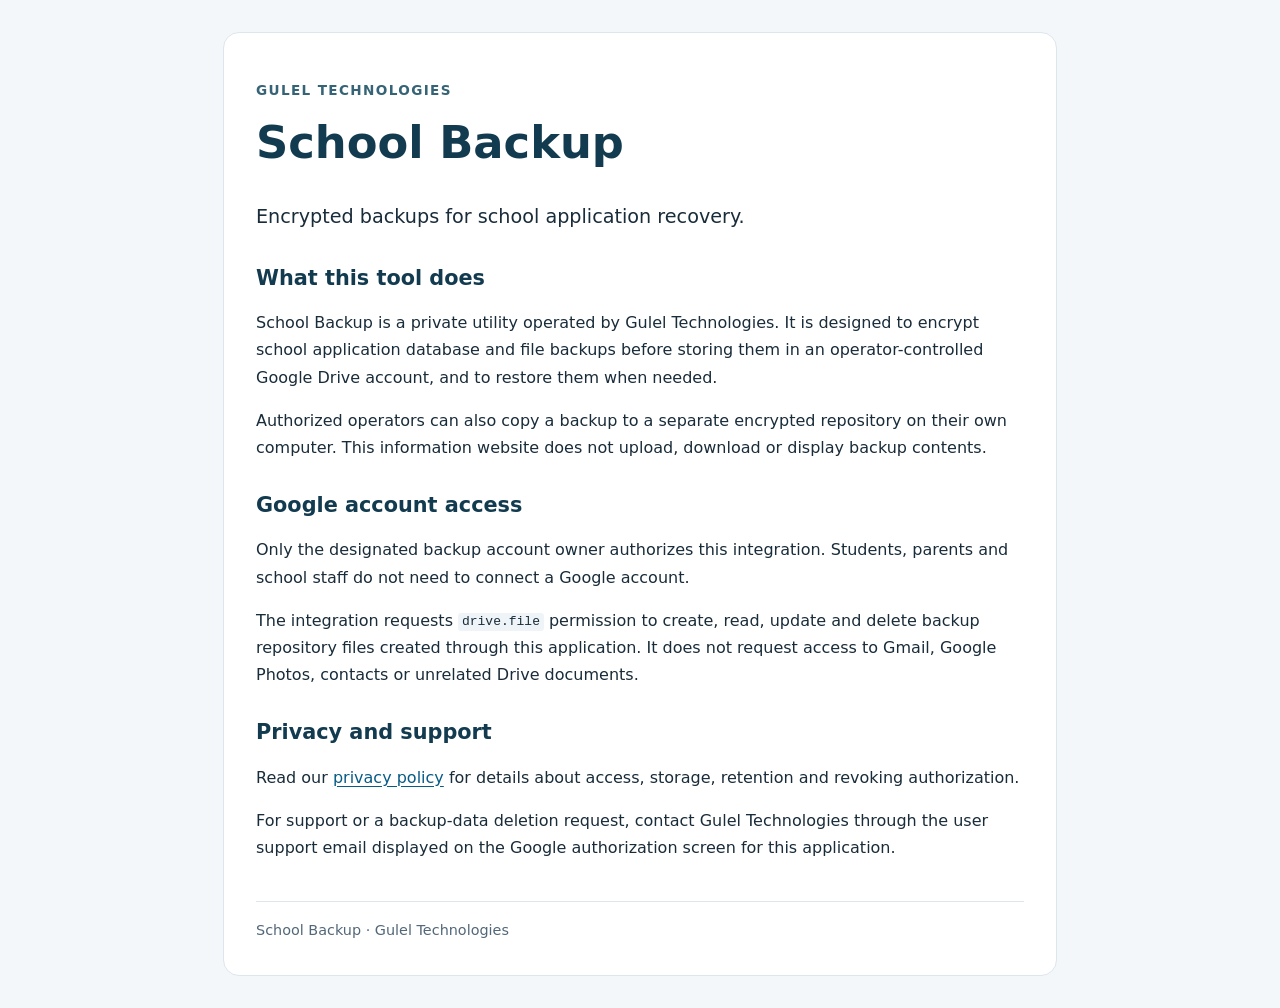
<file: index.html>
<!doctype html>
<html lang="en">
<head>
  <meta charset="utf-8">
  <meta name="viewport" content="width=device-width, initial-scale=1">
  <meta name="description" content="School Backup: an operator-only utility from Gulel Technologies for encrypted school application backups.">
  <title>School Backup · Gulel Technologies</title>
  <link rel="stylesheet" href="style.css">
</head>
<body>
  <main>
    <p class="eyebrow">Gulel Technologies</p>
    <h1>School Backup</h1>
    <p class="lead">Encrypted backups for school application recovery.</p>
    <section aria-labelledby="purpose">
      <h2 id="purpose">What this tool does</h2>
      <p>School Backup is a private utility operated by Gulel Technologies. It is designed to encrypt school application database and file backups before storing them in an operator-controlled Google Drive account, and to restore them when needed.</p>
      <p>Authorized operators can also copy a backup to a separate encrypted repository on their own computer. This information website does not upload, download or display backup contents.</p>
    </section>
    <section aria-labelledby="access">
      <h2 id="access">Google account access</h2>
      <p>Only the designated backup account owner authorizes this integration. Students, parents and school staff do not need to connect a Google account.</p>
      <p>The integration requests <code>drive.file</code> permission to create, read, update and delete backup repository files created through this application. It does not request access to Gmail, Google Photos, contacts or unrelated Drive documents.</p>
    </section>
    <section aria-labelledby="privacy">
      <h2 id="privacy">Privacy and support</h2>
      <p>Read our <a href="privacy.html">privacy policy</a> for details about access, storage, retention and revoking authorization.</p>
      <p>For support or a backup-data deletion request, contact Gulel Technologies through the user support email displayed on the Google authorization screen for this application.</p>
    </section>
    <footer>School Backup · Gulel Technologies</footer>
  </main>
</body>
</html>
</file>
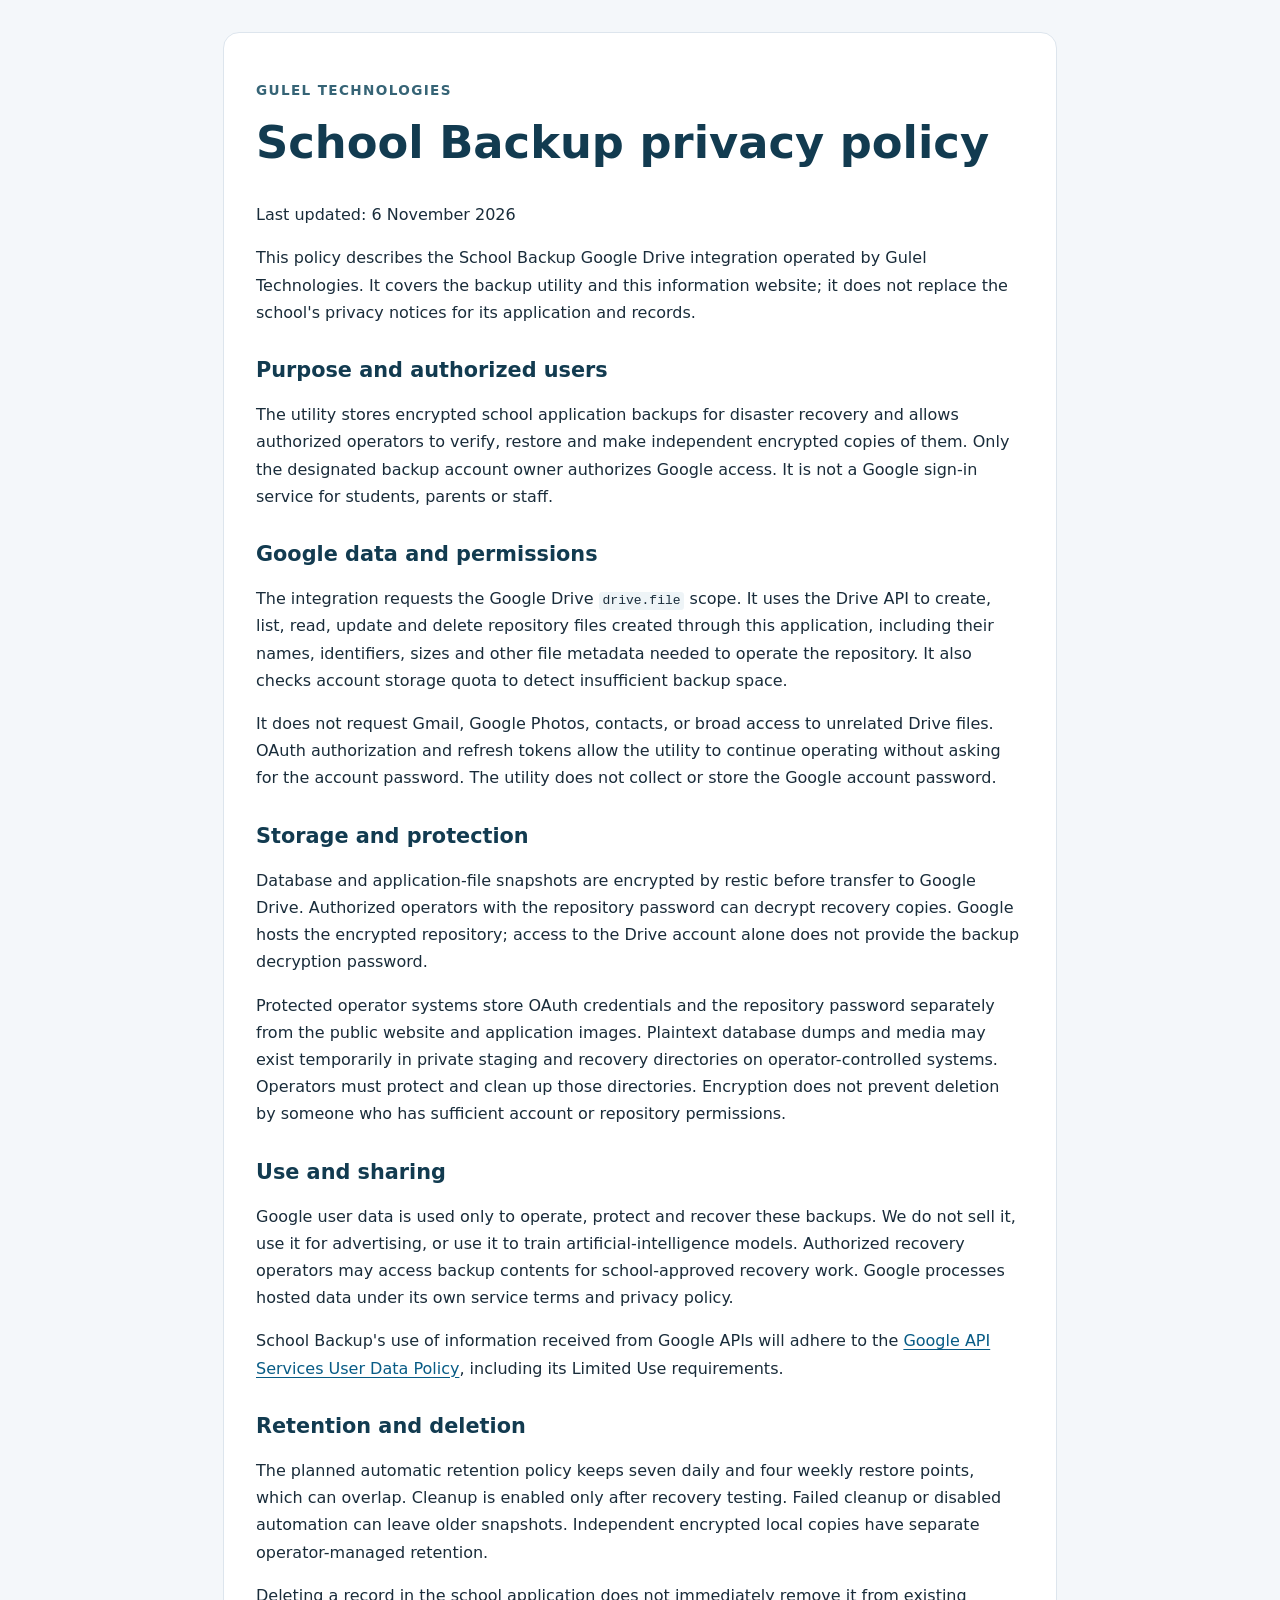
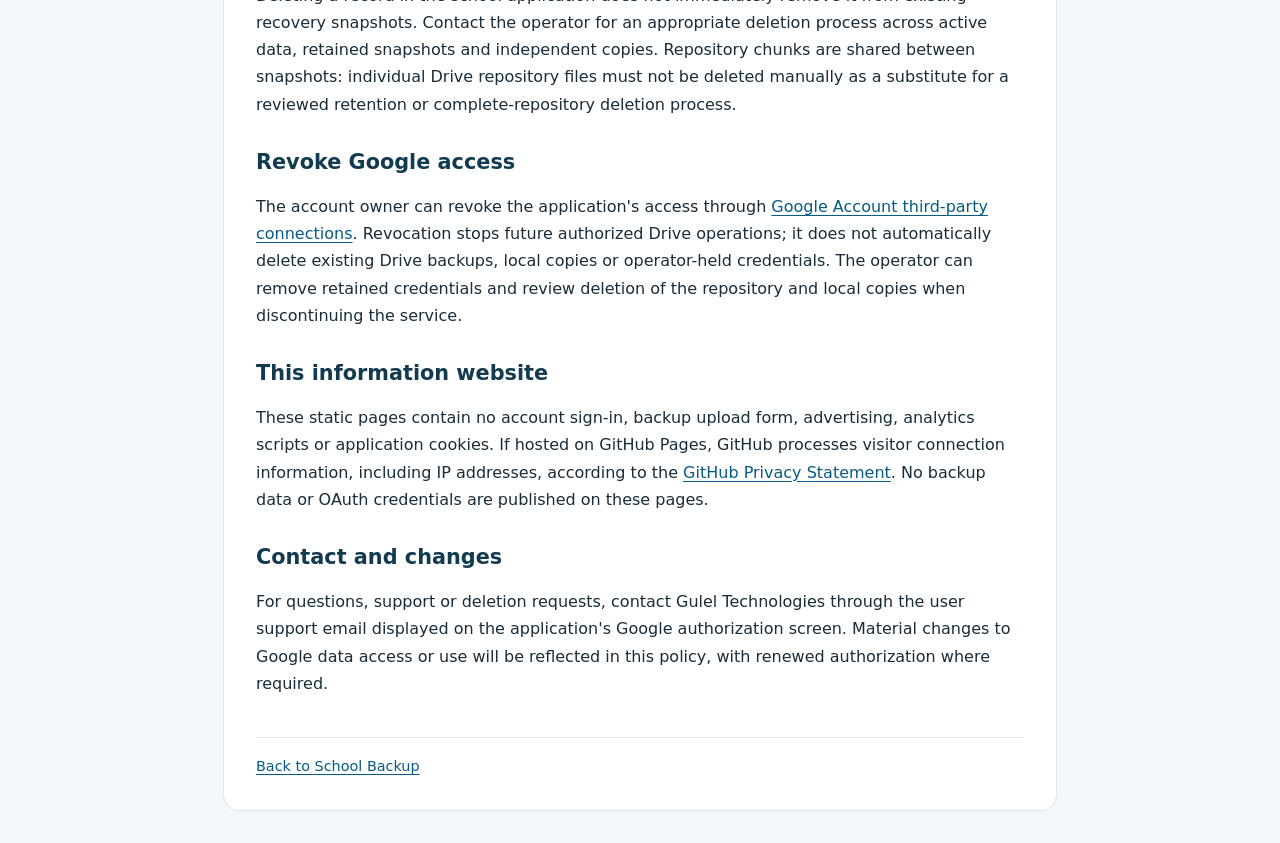
<file: privacy.html>
<!doctype html>
<html lang="en">
<head>
  <meta charset="utf-8">
  <meta name="viewport" content="width=device-width, initial-scale=1">
  <meta name="description" content="How School Backup uses Google Drive access and protects encrypted recovery data.">
  <title>Privacy policy · School Backup</title>
  <link rel="stylesheet" href="style.css">
</head>
<body>
  <main>
    <p class="eyebrow">Gulel Technologies</p>
    <h1>School Backup privacy policy</h1>
    <p>Last updated: 6 November 2026</p>
    <p>This policy describes the School Backup Google Drive integration operated by Gulel Technologies. It covers the backup utility and this information website; it does not replace the school's privacy notices for its application and records.</p>
    <h2>Purpose and authorized users</h2>
    <p>The utility stores encrypted school application backups for disaster recovery and allows authorized operators to verify, restore and make independent encrypted copies of them. Only the designated backup account owner authorizes Google access. It is not a Google sign-in service for students, parents or staff.</p>
    <h2>Google data and permissions</h2>
    <p>The integration requests the Google Drive <code>drive.file</code> scope. It uses the Drive API to create, list, read, update and delete repository files created through this application, including their names, identifiers, sizes and other file metadata needed to operate the repository. It also checks account storage quota to detect insufficient backup space.</p>
    <p>It does not request Gmail, Google Photos, contacts, or broad access to unrelated Drive files. OAuth authorization and refresh tokens allow the utility to continue operating without asking for the account password. The utility does not collect or store the Google account password.</p>
    <h2>Storage and protection</h2>
    <p>Database and application-file snapshots are encrypted by restic before transfer to Google Drive. Authorized operators with the repository password can decrypt recovery copies. Google hosts the encrypted repository; access to the Drive account alone does not provide the backup decryption password.</p>
    <p>Protected operator systems store OAuth credentials and the repository password separately from the public website and application images. Plaintext database dumps and media may exist temporarily in private staging and recovery directories on operator-controlled systems. Operators must protect and clean up those directories. Encryption does not prevent deletion by someone who has sufficient account or repository permissions.</p>
    <h2>Use and sharing</h2>
    <p>Google user data is used only to operate, protect and recover these backups. We do not sell it, use it for advertising, or use it to train artificial-intelligence models. Authorized recovery operators may access backup contents for school-approved recovery work. Google processes hosted data under its own service terms and privacy policy.</p>
    <p>School Backup's use of information received from Google APIs will adhere to the <a href="https://developers.google.com/terms/api-services-user-data-policy">Google API Services User Data Policy</a>, including its Limited Use requirements.</p>
    <h2>Retention and deletion</h2>
    <p>The planned automatic retention policy keeps seven daily and four weekly restore points, which can overlap. Cleanup is enabled only after recovery testing. Failed cleanup or disabled automation can leave older snapshots. Independent encrypted local copies have separate operator-managed retention.</p>
    <p>Deleting a record in the school application does not immediately remove it from existing recovery snapshots. Contact the operator for an appropriate deletion process across active data, retained snapshots and independent copies. Repository chunks are shared between snapshots: individual Drive repository files must not be deleted manually as a substitute for a reviewed retention or complete-repository deletion process.</p>
    <h2>Revoke Google access</h2>
    <p>The account owner can revoke the application's access through <a href="https://myaccount.google.com/connections">Google Account third-party connections</a>. Revocation stops future authorized Drive operations; it does not automatically delete existing Drive backups, local copies or operator-held credentials. The operator can remove retained credentials and review deletion of the repository and local copies when discontinuing the service.</p>
    <h2>This information website</h2>
    <p>These static pages contain no account sign-in, backup upload form, advertising, analytics scripts or application cookies. If hosted on GitHub Pages, GitHub processes visitor connection information, including IP addresses, according to the <a href="https://docs.github.com/en/site-policy/privacy-policies/github-general-privacy-statement">GitHub Privacy Statement</a>. No backup data or OAuth credentials are published on these pages.</p>
    <h2>Contact and changes</h2>
    <p>For questions, support or deletion requests, contact Gulel Technologies through the user support email displayed on the application's Google authorization screen. Material changes to Google data access or use will be reflected in this policy, with renewed authorization where required.</p>
    <footer><a href="index.html">Back to School Backup</a></footer>
  </main>
</body>
</html>
</file>
<file: style.css>
:root { color-scheme: light; font-family: system-ui, -apple-system, "Segoe UI", sans-serif; color: #192c3a; background: #f4f7fa; line-height: 1.7; }
body { margin: 0; }
main { max-width: 48rem; margin: 2rem auto; padding: 2rem; background: white; border: 1px solid #dde5ed; border-radius: 1rem; }
h1, h2 { line-height: 1.25; color: #123b50; }
h1 { margin-top: .5rem; font-size: clamp(2rem, 5vw, 2.8rem); }
h2 { margin-top: 2rem; font-size: 1.3rem; }
a { color: #075b85; text-underline-offset: .2em; }
a:focus-visible { outline: 3px solid #087fa5; outline-offset: 4px; }
.eyebrow { color: #366476; font-size: .85rem; text-transform: uppercase; letter-spacing: .1em; font-weight: 700; }
.lead { font-size: 1.2rem; }
code { overflow-wrap: anywhere; background: #eef4f7; padding: .1em .3em; border-radius: .2rem; }
footer { margin-top: 2.5rem; border-top: 1px solid #dde5ed; padding-top: 1rem; color: #526779; font-size: .9rem; }
@media (max-width: 40rem) { main { margin: 0; padding: 1.25rem; border: 0; border-radius: 0; } }
</file>
